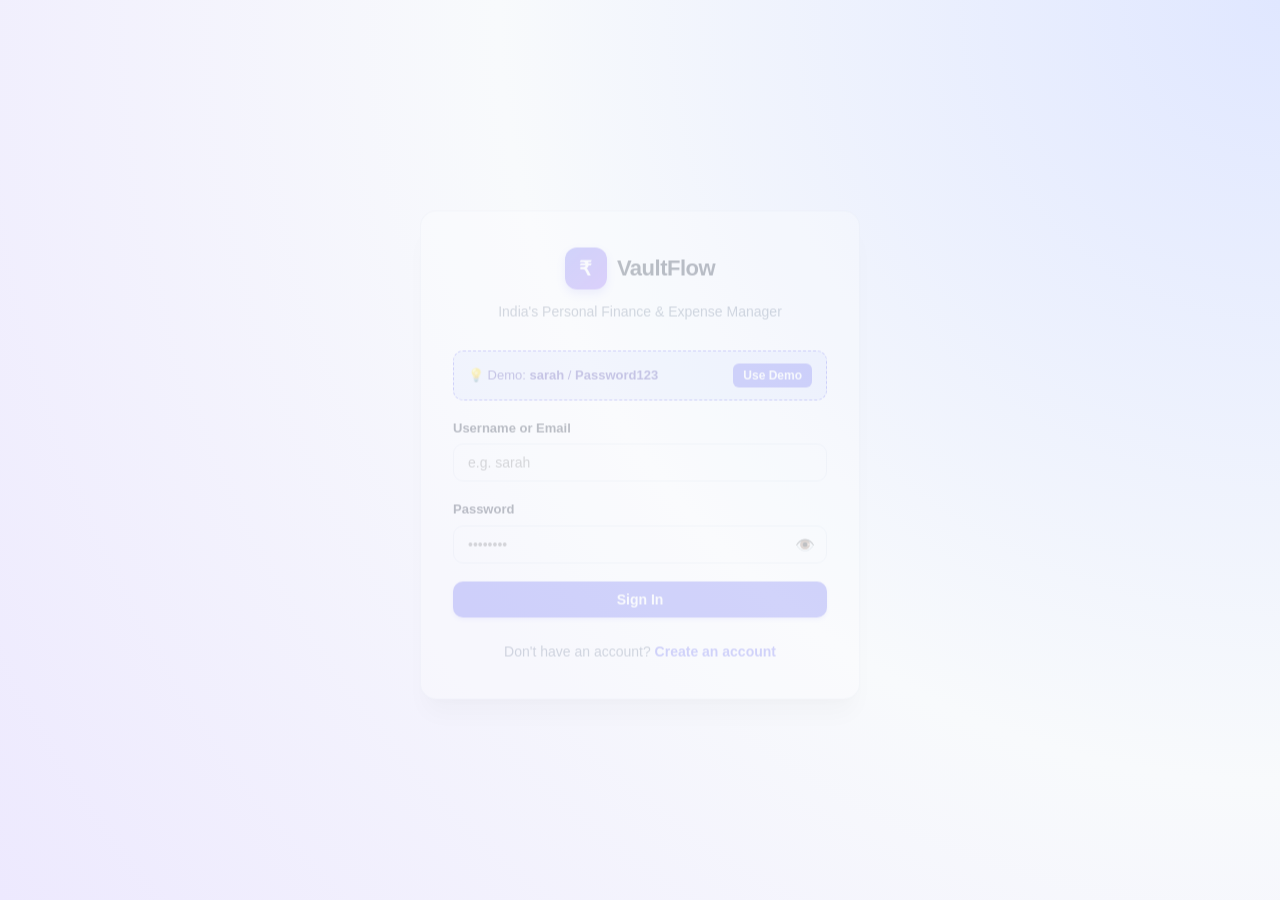
<file: src/main/resources/static/index.html>
<!DOCTYPE html>
<html lang="en">
<head>
  <meta charset="UTF-8">
  <meta http-equiv="refresh" content="0; url=login.html">
  <title>VaultFlow - Redirecting...</title>
</head>
<body>
  <p>Redirecting to <a href="login.html">VaultFlow Login</a>...</p>
</body>
</html>
</file>
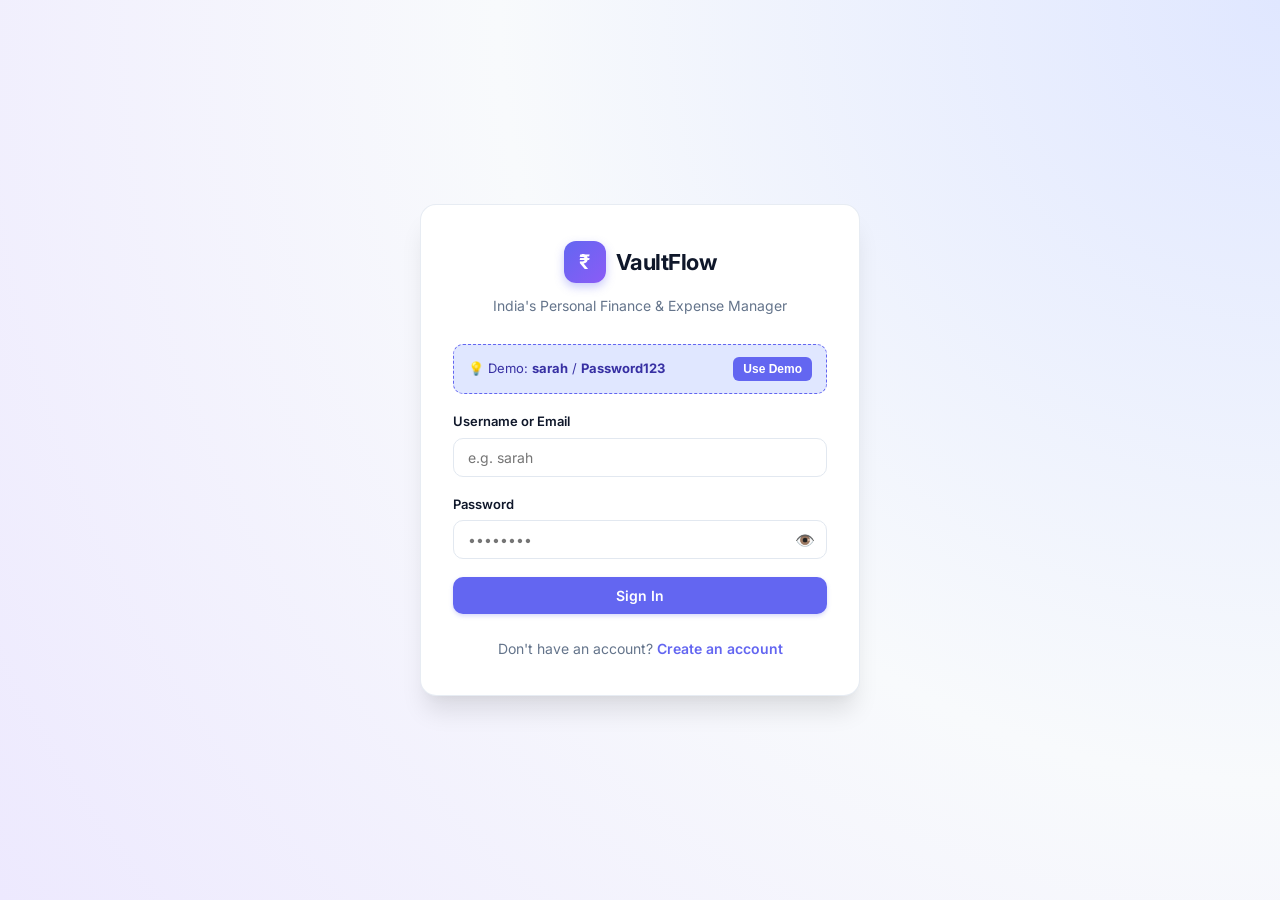
<file: Expense-Tracker-Frontend/login.html>
<!DOCTYPE html>
<html lang="en">
<head>
  <meta charset="UTF-8">
  <meta name="viewport" content="width=device-width, initial-scale=1.0">
  <title>Login - VaultFlow Expense Tracker</title>
  <link rel="preconnect" href="https://fonts.googleapis.com">
  <link rel="preconnect" href="https://fonts.gstatic.com" crossorigin>
  <link href="https://fonts.googleapis.com/css2?family=Inter:wght@400;500;600;700&display=swap" rel="stylesheet">
  <link rel="stylesheet" href="styles.css">
</head>
<body class="auth-page">

  <div id="toast-container"></div>

  <div class="auth-card">
    <div class="auth-header">
      <div class="brand-logo">
        <div class="brand-icon">₹</div>
        <span class="brand-title">VaultFlow</span>
      </div>
      <p class="auth-subtitle">India's Personal Finance & Expense Manager</p>
    </div>

    <!-- Demo Credentials Quick Pill -->
    <div class="demo-credentials">
      <span>💡 Demo: <strong>sarah</strong> / <strong>Password123</strong></span>
      <button type="button" class="demo-btn-fill" id="fillDemoBtn">Use Demo</button>
    </div>

    <form id="loginForm" style="margin-top: 18px;">
      <div class="form-group">
        <label for="username" class="form-label">Username or Email</label>
        <input 
          type="text" 
          id="username" 
          class="form-input" 
          placeholder="e.g. sarah" 
          autocomplete="username"
          autocapitalize="none"
          spellcheck="false"
          required 
        />
      </div>

      <div class="form-group">
        <label for="password" class="form-label">Password</label>
        <div class="input-with-icon">
          <input 
            type="password" 
            id="password" 
            class="form-input" 
            placeholder="••••••••" 
            autocomplete="current-password"
            required 
          />
          <button type="button" class="toggle-password-btn" id="togglePasswordBtn" title="Toggle password visibility">👁️</button>
        </div>
      </div>

      <button type="submit" class="btn btn-primary btn-block" id="loginSubmitBtn">
        <span id="btnText">Sign In</span>
      </button>
    </form>

    <div class="auth-footer">
      Don't have an account? <a href="register.html">Create an account</a>
    </div>
  </div>

  <script>
    const API_BASE = (window.location.protocol === "file:" || window.location.port === "3000")
      ? "http://localhost:8080/ExpTrack"
      : `${window.location.origin}/ExpTrack`;

    // Auto redirect if already logged in
    const storedUser = localStorage.getItem("user");
    if (storedUser) {
      window.location.href = "expense_tracker.html";
    }

    function showToast(message, type = 'info') {
      const container = document.getElementById('toast-container');
      const toast = document.createElement('div');
      toast.className = `toast toast-${type}`;
      const icons = { success: '✅', error: '⚠️', warning: '🔔', info: 'ℹ️' };
      toast.innerHTML = `<span>${icons[type] || 'ℹ️'}</span><div>${message}</div>`;
      container.appendChild(toast);
      setTimeout(() => {
        toast.style.opacity = '0';
        toast.style.transform = 'translateX(40px)';
        toast.style.transition = 'all 0.3s ease';
        setTimeout(() => toast.remove(), 300);
      }, 3500);
    }

    // Toggle password
    const passwordInput = document.getElementById('password');
    const togglePasswordBtn = document.getElementById('togglePasswordBtn');
    togglePasswordBtn.addEventListener('click', () => {
      const type = passwordInput.getAttribute('type') === 'password' ? 'text' : 'password';
      passwordInput.setAttribute('type', type);
      togglePasswordBtn.textContent = type === 'password' ? '👁️' : '🙈';
    });

    // Fill demo account
    document.getElementById('fillDemoBtn').addEventListener('click', () => {
      document.getElementById('username').value = 'sarah';
      document.getElementById('password').value = 'Password123';
      showToast('Demo credentials filled!', 'info');
    });

    // Handle Login
    document.getElementById('loginForm').addEventListener('submit', async (e) => {
      e.preventDefault();
      const username = document.getElementById('username').value.trim();
      const password = document.getElementById('password').value.trim();
      const submitBtn = document.getElementById('loginSubmitBtn');
      const btnText = document.getElementById('btnText');

      if (!username || !password) {
        showToast('Please enter both username and password.', 'error');
        return;
      }

      submitBtn.disabled = true;
      btnText.textContent = 'Signing in...';

      try {
        const response = await fetch(`${API_BASE}/auth/login`, {
          method: 'POST',
          headers: { 'Content-Type': 'application/json' },
          body: JSON.stringify({ username, password })
        });

        const result = await response.json();

        if (!response.ok) {
          throw new Error(result.message || 'Invalid username or password');
        }

        const authData = result.data || result;
        localStorage.setItem('user', authData.username);
        localStorage.setItem('userName', authData.name || authData.username);
        localStorage.setItem('userEmail', authData.email || '');
        if (authData.token) localStorage.setItem('token', authData.token);

        showToast('Login successful! Redirecting...', 'success');
        setTimeout(() => {
          window.location.href = 'expense_tracker.html';
        }, 600);

      } catch (err) {
        showToast(err.message, 'error');
        submitBtn.disabled = false;
        btnText.textContent = 'Sign In';
      }
    });
  </script>
</body>
</html>
</file>
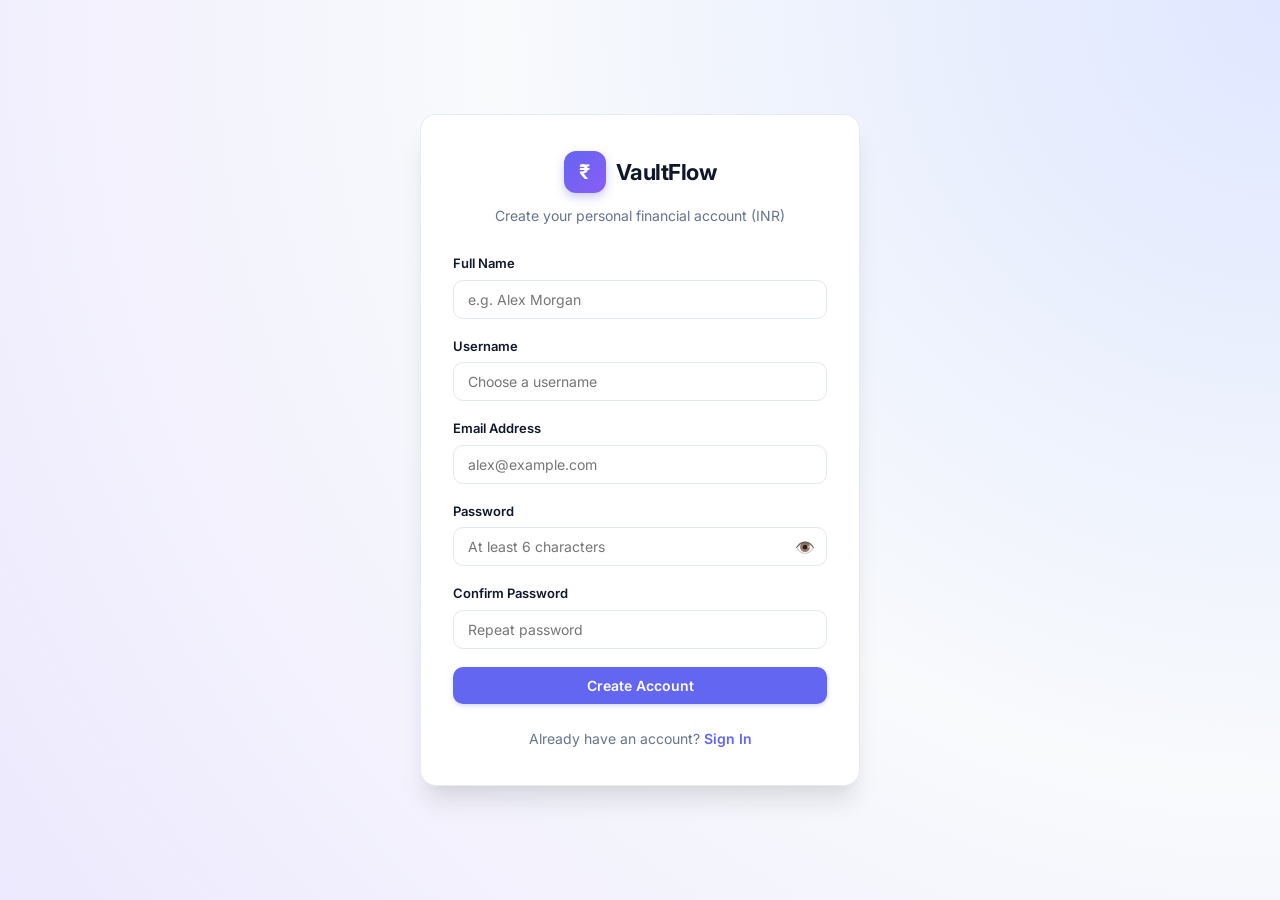
<file: Expense-Tracker-Frontend/register.html>
<!DOCTYPE html>
<html lang="en">
<head>
  <meta charset="UTF-8">
  <meta name="viewport" content="width=device-width, initial-scale=1.0">
  <title>Register - VaultFlow Expense Tracker</title>
  <link rel="preconnect" href="https://fonts.googleapis.com">
  <link rel="preconnect" href="https://fonts.gstatic.com" crossorigin>
  <link href="https://fonts.googleapis.com/css2?family=Inter:wght@400;500;600;700&display=swap" rel="stylesheet">
  <link rel="stylesheet" href="styles.css">
</head>
<body class="auth-page">

  <div id="toast-container"></div>

  <div class="auth-card">
    <div class="auth-header">
      <div class="brand-logo">
        <div class="brand-icon">₹</div>
        <span class="brand-title">VaultFlow</span>
      </div>
      <p class="auth-subtitle">Create your personal financial account (INR)</p>
    </div>

    <form id="registerForm">
      <div class="form-group">
        <label for="name" class="form-label">Full Name</label>
        <input 
          type="text" 
          id="name" 
          class="form-input" 
          placeholder="e.g. Alex Morgan" 
          required 
        />
      </div>

      <div class="form-group">
        <label for="username" class="form-label">Username</label>
        <input 
          type="text" 
          id="username" 
          class="form-input" 
          placeholder="Choose a username" 
          autocomplete="username"
          autocapitalize="none"
          spellcheck="false"
          required 
        />
      </div>

      <div class="form-group">
        <label for="email" class="form-label">Email Address</label>
        <input 
          type="email" 
          id="email" 
          class="form-input" 
          placeholder="alex@example.com" 
          autocomplete="email"
          required 
        />
      </div>

      <div class="form-group">
        <label for="password" class="form-label">Password</label>
        <div class="input-with-icon">
          <input 
            type="password" 
            id="password" 
            class="form-input" 
            placeholder="At least 6 characters" 
            autocomplete="new-password"
            required 
          />
          <button type="button" class="toggle-password-btn" id="togglePasswordBtn">👁️</button>
        </div>
      </div>

      <div class="form-group">
        <label for="confirmPassword" class="form-label">Confirm Password</label>
        <input 
          type="password" 
          id="confirmPassword" 
          class="form-input" 
          placeholder="Repeat password" 
          autocomplete="new-password"
          required 
        />
      </div>

      <button type="submit" class="btn btn-primary btn-block" id="registerSubmitBtn">
        <span id="btnText">Create Account</span>
      </button>
    </form>

    <div class="auth-footer">
      Already have an account? <a href="login.html">Sign In</a>
    </div>
  </div>

  <script>
    const API_BASE = (window.location.protocol === "file:" || window.location.port === "3000")
      ? "http://localhost:8080/ExpTrack"
      : `${window.location.origin}/ExpTrack`;

    function showToast(message, type = 'info') {
      const container = document.getElementById('toast-container');
      const toast = document.createElement('div');
      toast.className = `toast toast-${type}`;
      const icons = { success: '✅', error: '⚠️', warning: '🔔', info: 'ℹ️' };
      toast.innerHTML = `<span>${icons[type] || 'ℹ️'}</span><div>${message}</div>`;
      container.appendChild(toast);
      setTimeout(() => {
        toast.style.opacity = '0';
        toast.style.transform = 'translateX(40px)';
        toast.style.transition = 'all 0.3s ease';
        setTimeout(() => toast.remove(), 300);
      }, 3500);
    }

    const passwordInput = document.getElementById('password');
    const togglePasswordBtn = document.getElementById('togglePasswordBtn');
    togglePasswordBtn.addEventListener('click', () => {
      const type = passwordInput.getAttribute('type') === 'password' ? 'text' : 'password';
      passwordInput.setAttribute('type', type);
      togglePasswordBtn.textContent = type === 'password' ? '👁️' : '🙈';
    });

    document.getElementById('registerForm').addEventListener('submit', async (e) => {
      e.preventDefault();
      const name = document.getElementById('name').value.trim();
      const username = document.getElementById('username').value.trim();
      const email = document.getElementById('email').value.trim();
      const password = document.getElementById('password').value.trim();
      const confirmPassword = document.getElementById('confirmPassword').value.trim();
      const submitBtn = document.getElementById('registerSubmitBtn');
      const btnText = document.getElementById('btnText');

      if (!username || !email || !password || !confirmPassword) {
        showToast('Please fill in all required fields.', 'error');
        return;
      }

      if (password.length < 6) {
        showToast('Password must be at least 6 characters long.', 'warning');
        return;
      }

      if (password !== confirmPassword) {
        showToast('Passwords do not match.', 'error');
        return;
      }

      submitBtn.disabled = true;
      btnText.textContent = 'Creating account...';

      try {
        const response = await fetch(`${API_BASE}/auth/register`, {
          method: 'POST',
          headers: { 'Content-Type': 'application/json' },
          body: JSON.stringify({ name, username, email, password })
        });

        const result = await response.json();

        if (!response.ok) {
          throw new Error(result.message || 'Registration failed');
        }

        const authData = result.data || result;
        if (authData && authData.username) {
          localStorage.setItem('user', authData.username);
          localStorage.setItem('userName', authData.name || authData.username);
          localStorage.setItem('userEmail', authData.email || '');
          if (authData.token) localStorage.setItem('token', authData.token);
        }

        showToast('Registration successful! Redirecting to dashboard...', 'success');
        setTimeout(() => {
          window.location.href = 'expense_tracker.html';
        }, 800);

      } catch (err) {
        showToast(err.message, 'error');
        submitBtn.disabled = false;
        btnText.textContent = 'Create Account';
      }
    });
  </script>
</body>
</html>
</file>
<file: Expense-Tracker-Frontend/styles.css>
/* ==========================================================================
   VaultFlow / ExpenseTracker - Modern SaaS Dashboard Stylesheet
   ========================================================================== */

:root {
  --primary: #6366f1;
  --primary-hover: #4f46e5;
  --primary-light: #e0e7ff;
  --primary-dark: #3730a3;

  --success: #10b981;
  --success-light: #d1fae5;
  --success-dark: #065f46;

  --danger: #ef4444;
  --danger-light: #fee2e2;
  --danger-dark: #991b1b;

  --warning: #f59e0b;
  --warning-light: #fef3c7;
  --warning-dark: #92400e;

  --info: #0ea5e9;
  --info-light: #e0f2fe;

  --bg-page: #f8fafc;
  --bg-card: #ffffff;
  --bg-surface: #f1f5f9;
  --border-color: #e2e8f0;
  --border-focus: #a5b4fc;

  --text-main: #0f172a;
  --text-muted: #64748b;
  --text-subtle: #94a3b8;
  --text-white: #ffffff;

  --radius-sm: 6px;
  --radius-md: 10px;
  --radius-lg: 16px;
  --radius-full: 9999px;

  --shadow-sm: 0 1px 2px 0 rgba(0, 0, 0, 0.05);
  --shadow-md: 0 4px 6px -1px rgba(0, 0, 0, 0.07), 0 2px 4px -2px rgba(0, 0, 0, 0.05);
  --shadow-lg: 0 10px 15px -3px rgba(0, 0, 0, 0.08), 0 4px 6px -4px rgba(0, 0, 0, 0.04);
  --shadow-xl: 0 20px 25px -5px rgba(0, 0, 0, 0.1), 0 8px 10px -6px rgba(0, 0, 0, 0.04);

  --transition: all 0.2s cubic-bezier(0.4, 0, 0.2, 1);
  --font-family: 'Inter', -apple-system, BlinkMacSystemFont, 'Segoe UI', Roboto, Helvetica, Arial, sans-serif;
}

* {
  box-sizing: border-box;
  margin: 0;
  padding: 0;
}

body {
  font-family: var(--font-family);
  background-color: var(--bg-page);
  color: var(--text-main);
  line-height: 1.5;
  -webkit-font-smoothing: antialiased;
}

/* ==========================================================================
   Auth Pages Layout (Login & Register)
   ========================================================================== */
.auth-page {
  min-height: 100vh;
  display: flex;
  align-items: center;
  justify-content: center;
  background: radial-gradient(circle at top right, #e0e7ff 0%, #f8fafc 50%, #ede9fe 100%);
  padding: 24px;
}

.auth-card {
  width: 100%;
  max-width: 440px;
  background: var(--bg-card);
  border-radius: var(--radius-lg);
  padding: 36px 32px;
  box-shadow: var(--shadow-xl);
  border: 1px solid rgba(226, 232, 240, 0.8);
  animation: fadeIn 0.3s ease-out;
}

.auth-header {
  text-align: center;
  margin-bottom: 28px;
}

.brand-logo {
  display: inline-flex;
  align-items: center;
  gap: 10px;
  margin-bottom: 12px;
}

.brand-icon {
  width: 42px;
  height: 42px;
  background: linear-gradient(135deg, var(--primary) 0%, #8b5cf6 100%);
  color: white;
  border-radius: 12px;
  display: flex;
  align-items: center;
  justify-content: center;
  font-size: 20px;
  font-weight: 700;
  box-shadow: 0 4px 10px rgba(99, 102, 241, 0.35);
}

.brand-title {
  font-size: 22px;
  font-weight: 700;
  color: var(--text-main);
  letter-spacing: -0.5px;
}

.auth-subtitle {
  color: var(--text-muted);
  font-size: 14px;
}

.auth-footer {
  margin-top: 24px;
  text-align: center;
  font-size: 14px;
  color: var(--text-muted);
}

.auth-footer a {
  color: var(--primary);
  font-weight: 600;
  text-decoration: none;
  transition: var(--transition);
}

.auth-footer a:hover {
  color: var(--primary-dark);
  text-decoration: underline;
}

.demo-credentials {
  margin-top: 20px;
  padding: 12px 14px;
  background: var(--primary-light);
  border: 1px dashed var(--primary);
  border-radius: var(--radius-md);
  font-size: 13px;
  color: var(--primary-dark);
  display: flex;
  justify-content: space-between;
  align-items: center;
}

.demo-btn-fill {
  background: var(--primary);
  color: white;
  border: none;
  border-radius: var(--radius-sm);
  padding: 5px 10px;
  font-size: 12px;
  font-weight: 600;
  cursor: pointer;
  transition: var(--transition);
}

.demo-btn-fill:hover {
  background: var(--primary-hover);
}

/* ==========================================================================
   Dashboard App Shell (Sidebar + Topbar + Content)
   ========================================================================== */
.app-shell {
  display: flex;
  min-height: 100vh;
}

/* Sidebar */
.sidebar {
  width: 260px;
  background: #ffffff;
  border-right: 1px solid var(--border-color);
  display: flex;
  flex-direction: column;
  position: fixed;
  top: 0;
  bottom: 0;
  left: 0;
  z-index: 100;
  transition: var(--transition);
}

.sidebar-header {
  padding: 24px 20px;
  display: flex;
  align-items: center;
  gap: 12px;
  border-bottom: 1px solid var(--border-color);
}

.sidebar-nav {
  padding: 20px 12px;
  flex: 1;
  display: flex;
  flex-direction: column;
  gap: 6px;
}

.nav-item {
  display: flex;
  align-items: center;
  gap: 12px;
  padding: 12px 16px;
  border-radius: var(--radius-md);
  color: var(--text-muted);
  text-decoration: none;
  font-weight: 500;
  font-size: 14px;
  cursor: pointer;
  transition: var(--transition);
}

.nav-item:hover {
  background-color: var(--bg-surface);
  color: var(--text-main);
}

.nav-item.active {
  background-color: var(--primary-light);
  color: var(--primary);
  font-weight: 600;
}

.nav-icon {
  font-size: 18px;
  width: 22px;
  display: inline-flex;
  justify-content: center;
}

.sidebar-footer {
  padding: 16px;
  border-top: 1px solid var(--border-color);
}

.user-card-mini {
  display: flex;
  align-items: center;
  gap: 12px;
  padding: 8px;
  border-radius: var(--radius-md);
  background: var(--bg-surface);
}

.user-avatar {
  width: 38px;
  height: 38px;
  border-radius: var(--radius-full);
  background: linear-gradient(135deg, var(--primary) 0%, #a855f7 100%);
  color: white;
  display: flex;
  align-items: center;
  justify-content: center;
  font-weight: 600;
  font-size: 15px;
}

.user-details {
  flex: 1;
  overflow: hidden;
}

.user-name-text {
  font-size: 13px;
  font-weight: 600;
  color: var(--text-main);
  white-space: nowrap;
  overflow: hidden;
  text-overflow: ellipsis;
}

.user-email-text {
  font-size: 11px;
  color: var(--text-muted);
  white-space: nowrap;
  overflow: hidden;
  text-overflow: ellipsis;
}

/* Main Area */
.main-wrapper {
  margin-left: 260px;
  flex: 1;
  display: flex;
  flex-direction: column;
  min-width: 0;
}

/* Topbar */
.topbar {
  height: 70px;
  background: #ffffff;
  border-bottom: 1px solid var(--border-color);
  padding: 0 32px;
  display: flex;
  align-items: center;
  justify-content: space-between;
  position: sticky;
  top: 0;
  z-index: 90;
}

.topbar-left {
  display: flex;
  align-items: center;
  gap: 16px;
}

.page-heading {
  font-size: 20px;
  font-weight: 700;
  color: var(--text-main);
}

.topbar-right {
  display: flex;
  align-items: center;
  gap: 14px;
}

/* Main Content Area */
.content-area {
  padding: 32px;
  flex: 1;
}

.tab-pane {
  display: none;
  animation: fadeIn 0.25s ease-out;
}

.tab-pane.active {
  display: block;
}

/* ==========================================================================
   KPI Summary Cards
   ========================================================================== */
.kpi-grid {
  display: grid;
  grid-template-columns: repeat(auto-fit, minmax(230px, 1fr));
  gap: 20px;
  margin-bottom: 28px;
}

.kpi-card {
  background: var(--bg-card);
  padding: 22px;
  border-radius: var(--radius-lg);
  border: 1px solid var(--border-color);
  box-shadow: var(--shadow-sm);
  display: flex;
  align-items: flex-start;
  justify-content: space-between;
  transition: var(--transition);
}

.kpi-card:hover {
  transform: translateY(-2px);
  box-shadow: var(--shadow-md);
}

.kpi-label {
  font-size: 13px;
  font-weight: 500;
  color: var(--text-muted);
  margin-bottom: 6px;
  text-transform: uppercase;
  letter-spacing: 0.5px;
}

.kpi-value {
  font-size: 26px;
  font-weight: 700;
  color: var(--text-main);
  letter-spacing: -0.5px;
}

.kpi-badge {
  font-size: 12px;
  font-weight: 600;
  padding: 3px 8px;
  border-radius: var(--radius-full);
  display: inline-flex;
  align-items: center;
  gap: 4px;
  margin-top: 6px;
}

.kpi-badge.positive {
  background-color: var(--success-light);
  color: var(--success-dark);
}

.kpi-badge.negative {
  background-color: var(--danger-light);
  color: var(--danger-dark);
}

.kpi-badge.neutral {
  background-color: var(--primary-light);
  color: var(--primary-dark);
}

.kpi-icon-box {
  width: 46px;
  height: 46px;
  border-radius: 12px;
  display: flex;
  align-items: center;
  justify-content: center;
  font-size: 20px;
}

.icon-blue { background: #eff6ff; color: #2563eb; }
.icon-emerald { background: var(--success-light); color: var(--success); }
.icon-rose { background: var(--danger-light); color: var(--danger); }
.icon-amber { background: var(--warning-light); color: var(--warning); }

/* ==========================================================================
   Dashboard Grid Layouts (Charts & Panels)
   ========================================================================== */
.dashboard-grid-2 {
  display: grid;
  grid-template-columns: 2fr 1fr;
  gap: 24px;
  margin-bottom: 28px;
}

.dashboard-grid-1 {
  display: grid;
  grid-template-columns: 1fr;
  gap: 24px;
  margin-bottom: 28px;
}

.dashboard-card {
  background: var(--bg-card);
  border-radius: var(--radius-lg);
  border: 1px solid var(--border-color);
  box-shadow: var(--shadow-sm);
  padding: 24px;
  display: flex;
  flex-direction: column;
}

.card-header {
  display: flex;
  justify-content: space-between;
  align-items: center;
  margin-bottom: 20px;
}

.card-title {
  font-size: 16px;
  font-weight: 700;
  color: var(--text-main);
  display: flex;
  align-items: center;
  gap: 8px;
}

.chart-container {
  position: relative;
  width: 100%;
  height: 280px;
}

/* ==========================================================================
   Alert Banners
   ========================================================================== */
.alert-banner {
  display: flex;
  align-items: center;
  justify-content: space-between;
  padding: 14px 20px;
  border-radius: var(--radius-md);
  margin-bottom: 24px;
  border: 1px solid transparent;
}

.alert-warning {
  background-color: var(--warning-light);
  border-color: #fde68a;
  color: var(--warning-dark);
}

.alert-danger {
  background-color: var(--danger-light);
  border-color: #fca5a5;
  color: var(--danger-dark);
}

.alert-content {
  display: flex;
  align-items: center;
  gap: 12px;
  font-size: 14px;
  font-weight: 500;
}

/* ==========================================================================
   Tables & Transactions List
   ========================================================================== */
.table-container {
  width: 100%;
  overflow-x: auto;
  border-radius: var(--radius-md);
  border: 1px solid var(--border-color);
}

.modern-table {
  width: 100%;
  border-collapse: collapse;
  text-align: left;
  font-size: 14px;
}

.modern-table th {
  background: var(--bg-surface);
  padding: 12px 18px;
  font-weight: 600;
  color: var(--text-muted);
  font-size: 12px;
  text-transform: uppercase;
  letter-spacing: 0.5px;
  border-bottom: 1px solid var(--border-color);
}

.modern-table td {
  padding: 14px 18px;
  border-bottom: 1px solid var(--border-color);
  color: var(--text-main);
  vertical-align: middle;
}

.modern-table tbody tr:hover {
  background-color: #f8fafc;
}

.tx-amount {
  font-weight: 600;
  font-variant-numeric: tabular-nums;
}

.tx-income {
  color: var(--success);
}

.tx-expense {
  color: var(--danger);
}

.badge-category {
  display: inline-flex;
  align-items: center;
  gap: 6px;
  padding: 4px 10px;
  border-radius: var(--radius-full);
  font-size: 12px;
  font-weight: 500;
  background: var(--bg-surface);
  color: var(--text-muted);
}

.tx-actions {
  display: flex;
  align-items: center;
  gap: 8px;
}

.btn-icon {
  background: transparent;
  border: none;
  cursor: pointer;
  padding: 6px;
  border-radius: var(--radius-sm);
  color: var(--text-muted);
  transition: var(--transition);
  display: inline-flex;
  align-items: center;
  justify-content: center;
}

.btn-icon:hover {
  background: var(--bg-surface);
  color: var(--text-main);
}

.btn-icon.delete:hover {
  background: var(--danger-light);
  color: var(--danger);
}

/* ==========================================================================
   Filter Toolbar
   ========================================================================== */
.filter-toolbar {
  display: flex;
  flex-wrap: wrap;
  gap: 12px;
  align-items: center;
  margin-bottom: 20px;
  background: var(--bg-card);
  padding: 16px;
  border-radius: var(--radius-md);
  border: 1px solid var(--border-color);
}

.search-box {
  flex: 1;
  min-width: 220px;
  position: relative;
}

.search-input {
  width: 100%;
  padding: 10px 14px 10px 38px;
  border: 1px solid var(--border-color);
  border-radius: var(--radius-md);
  font-size: 14px;
  font-family: inherit;
  outline: none;
  transition: var(--transition);
}

.search-input:focus {
  border-color: var(--primary);
  box-shadow: 0 0 0 3px rgba(99, 102, 241, 0.15);
}

.search-icon {
  position: absolute;
  left: 12px;
  top: 50%;
  transform: translateY(-50%);
  color: var(--text-subtle);
  font-size: 14px;
}

.filter-select, .filter-date {
  padding: 9px 12px;
  border: 1px solid var(--border-color);
  border-radius: var(--radius-md);
  background: white;
  font-size: 13px;
  font-family: inherit;
  color: var(--text-main);
  outline: none;
  cursor: pointer;
  transition: var(--transition);
}

.filter-select:focus, .filter-date:focus {
  border-color: var(--primary);
  box-shadow: 0 0 0 3px rgba(99, 102, 241, 0.15);
}

/* ==========================================================================
   Forms & Controls
   ========================================================================== */
.form-group {
  margin-bottom: 18px;
  text-align: left;
}

.form-label {
  display: block;
  font-size: 13px;
  font-weight: 600;
  color: var(--text-main);
  margin-bottom: 6px;
}

.form-input, .form-select, .form-textarea {
  width: 100%;
  padding: 10px 14px;
  border: 1px solid var(--border-color);
  border-radius: var(--radius-md);
  font-size: 14px;
  font-family: inherit;
  color: var(--text-main);
  background: white;
  transition: var(--transition);
}

.form-input:focus, .form-select:focus, .form-textarea:focus {
  border-color: var(--primary);
  box-shadow: 0 0 0 3px rgba(99, 102, 241, 0.15);
  outline: none;
}

.input-with-icon {
  position: relative;
}

.input-with-icon .form-input {
  padding-right: 40px;
}

.toggle-password-btn {
  position: absolute;
  right: 12px;
  top: 50%;
  transform: translateY(-50%);
  background: none;
  border: none;
  color: var(--text-subtle);
  cursor: pointer;
  font-size: 16px;
}

/* Radio Button Group (Type Selection) */
.type-toggle-group {
  display: grid;
  grid-template-columns: 1fr 1fr;
  gap: 12px;
  margin-bottom: 18px;
}

.type-toggle-btn {
  padding: 10px;
  border-radius: var(--radius-md);
  border: 1px solid var(--border-color);
  background: white;
  color: var(--text-muted);
  font-weight: 600;
  font-size: 14px;
  cursor: pointer;
  text-align: center;
  transition: var(--transition);
}

.type-toggle-btn.active.expense {
  background: var(--danger-light);
  border-color: var(--danger);
  color: var(--danger);
}

.type-toggle-btn.active.income {
  background: var(--success-light);
  border-color: var(--success);
  color: var(--success);
}

/* ==========================================================================
   Buttons
   ========================================================================== */
.btn {
  display: inline-flex;
  align-items: center;
  justify-content: center;
  gap: 8px;
  padding: 10px 18px;
  border-radius: var(--radius-md);
  font-size: 14px;
  font-weight: 600;
  cursor: pointer;
  border: none;
  font-family: inherit;
  transition: var(--transition);
}

.btn-primary {
  background: var(--primary);
  color: white;
  box-shadow: 0 2px 4px rgba(99, 102, 241, 0.25);
}

.btn-primary:hover {
  background: var(--primary-hover);
  transform: translateY(-1px);
}

.btn-secondary {
  background: var(--bg-surface);
  color: var(--text-main);
  border: 1px solid var(--border-color);
}

.btn-secondary:hover {
  background: #e2e8f0;
}

.btn-danger {
  background: var(--danger);
  color: white;
}

.btn-danger:hover {
  background: #dc2626;
}

.btn-success {
  background: var(--success);
  color: white;
}

.btn-outline {
  background: transparent;
  color: var(--text-main);
  border: 1px solid var(--border-color);
}

.btn-outline:hover {
  background: var(--bg-surface);
}

.btn-block {
  width: 100%;
}

.btn-sm {
  padding: 6px 12px;
  font-size: 13px;
  border-radius: var(--radius-sm);
}

/* ==========================================================================
   Budget Cards & Progress Bars
   ========================================================================== */
.budget-grid {
  display: grid;
  grid-template-columns: repeat(auto-fill, minmax(280px, 1fr));
  gap: 20px;
}

.budget-card {
  background: white;
  border-radius: var(--radius-lg);
  border: 1px solid var(--border-color);
  padding: 20px;
  box-shadow: var(--shadow-sm);
  display: flex;
  flex-direction: column;
  gap: 14px;
}

.budget-header {
  display: flex;
  justify-content: space-between;
  align-items: center;
}

.budget-category-title {
  font-size: 15px;
  font-weight: 700;
  color: var(--text-main);
}

.budget-numbers {
  display: flex;
  justify-content: space-between;
  font-size: 13px;
  color: var(--text-muted);
}

.budget-progress-track {
  width: 100%;
  height: 8px;
  background: var(--bg-surface);
  border-radius: var(--radius-full);
  overflow: hidden;
}

.budget-progress-fill {
  height: 100%;
  border-radius: var(--radius-full);
  transition: width 0.5s ease;
}

.fill-normal { background: var(--success); }
.fill-warning { background: var(--warning); }
.fill-exceeded { background: var(--danger); }

/* ==========================================================================
   Modals
   ========================================================================== */
.modal-overlay {
  position: fixed;
  top: 0;
  left: 0;
  right: 0;
  bottom: 0;
  background: rgba(15, 23, 42, 0.45);
  backdrop-filter: blur(4px);
  display: flex;
  align-items: center;
  justify-content: center;
  z-index: 1000;
  opacity: 0;
  visibility: hidden;
  transition: all 0.2s ease;
  padding: 16px;
}

.modal-overlay.active {
  opacity: 1;
  visibility: visible;
}

.modal-box {
  background: white;
  width: 100%;
  max-width: 500px;
  border-radius: var(--radius-lg);
  box-shadow: var(--shadow-xl);
  border: 1px solid var(--border-color);
  transform: scale(0.95);
  transition: all 0.2s ease;
  overflow: hidden;
}

.modal-overlay.active .modal-box {
  transform: scale(1);
}

.modal-header {
  padding: 18px 24px;
  display: flex;
  align-items: center;
  justify-content: space-between;
  border-bottom: 1px solid var(--border-color);
}

.modal-title {
  font-size: 17px;
  font-weight: 700;
  color: var(--text-main);
}

.modal-close-btn {
  background: none;
  border: none;
  font-size: 20px;
  color: var(--text-subtle);
  cursor: pointer;
  line-height: 1;
}

.modal-close-btn:hover {
  color: var(--text-main);
}

.modal-body {
  padding: 24px;
}

.modal-footer {
  padding: 16px 24px;
  background: var(--bg-surface);
  display: flex;
  justify-content: flex-end;
  gap: 12px;
  border-top: 1px solid var(--border-color);
}

/* ==========================================================================
   Toast Notifications
   ========================================================================== */
#toast-container {
  position: fixed;
  top: 20px;
  right: 20px;
  z-index: 9999;
  display: flex;
  flex-direction: column;
  gap: 10px;
  pointer-events: none;
}

.toast {
  pointer-events: auto;
  min-width: 300px;
  max-width: 420px;
  background: white;
  border-radius: var(--radius-md);
  padding: 14px 18px;
  box-shadow: var(--shadow-lg);
  border-left: 4px solid var(--primary);
  display: flex;
  align-items: center;
  gap: 12px;
  font-size: 14px;
  color: var(--text-main);
  animation: slideInRight 0.3s cubic-bezier(0.16, 1, 0.3, 1);
}

.toast.toast-success { border-left-color: var(--success); }
.toast.toast-error { border-left-color: var(--danger); }
.toast.toast-warning { border-left-color: var(--warning); }
.toast.toast-info { border-left-color: var(--info); }

/* ==========================================================================
   Empty States & Skeleton
   ========================================================================== */
.empty-state {
  text-align: center;
  padding: 48px 20px;
  color: var(--text-muted);
}

.empty-icon {
  font-size: 42px;
  margin-bottom: 12px;
  color: var(--text-subtle);
}

/* ==========================================================================
   Animations & Responsive
   ========================================================================== */
@keyframes fadeIn {
  from { opacity: 0; transform: translateY(6px); }
  to { opacity: 1; transform: translateY(0); }
}

@keyframes slideInRight {
  from { opacity: 0; transform: translateX(40px); }
  to { opacity: 1; transform: translateX(0); }
}

@media (max-width: 992px) {
  .sidebar {
    transform: translateX(-100%);
  }
  .sidebar.mobile-open {
    transform: translateX(0);
  }
  .main-wrapper {
    margin-left: 0;
  }
  .dashboard-grid-2 {
    grid-template-columns: 1fr;
  }
  .mobile-menu-btn {
    display: block !important;
  }
}

.mobile-menu-btn {
  display: none;
  background: none;
  border: none;
  font-size: 22px;
  cursor: pointer;
  color: var(--text-main);
}
</file>
